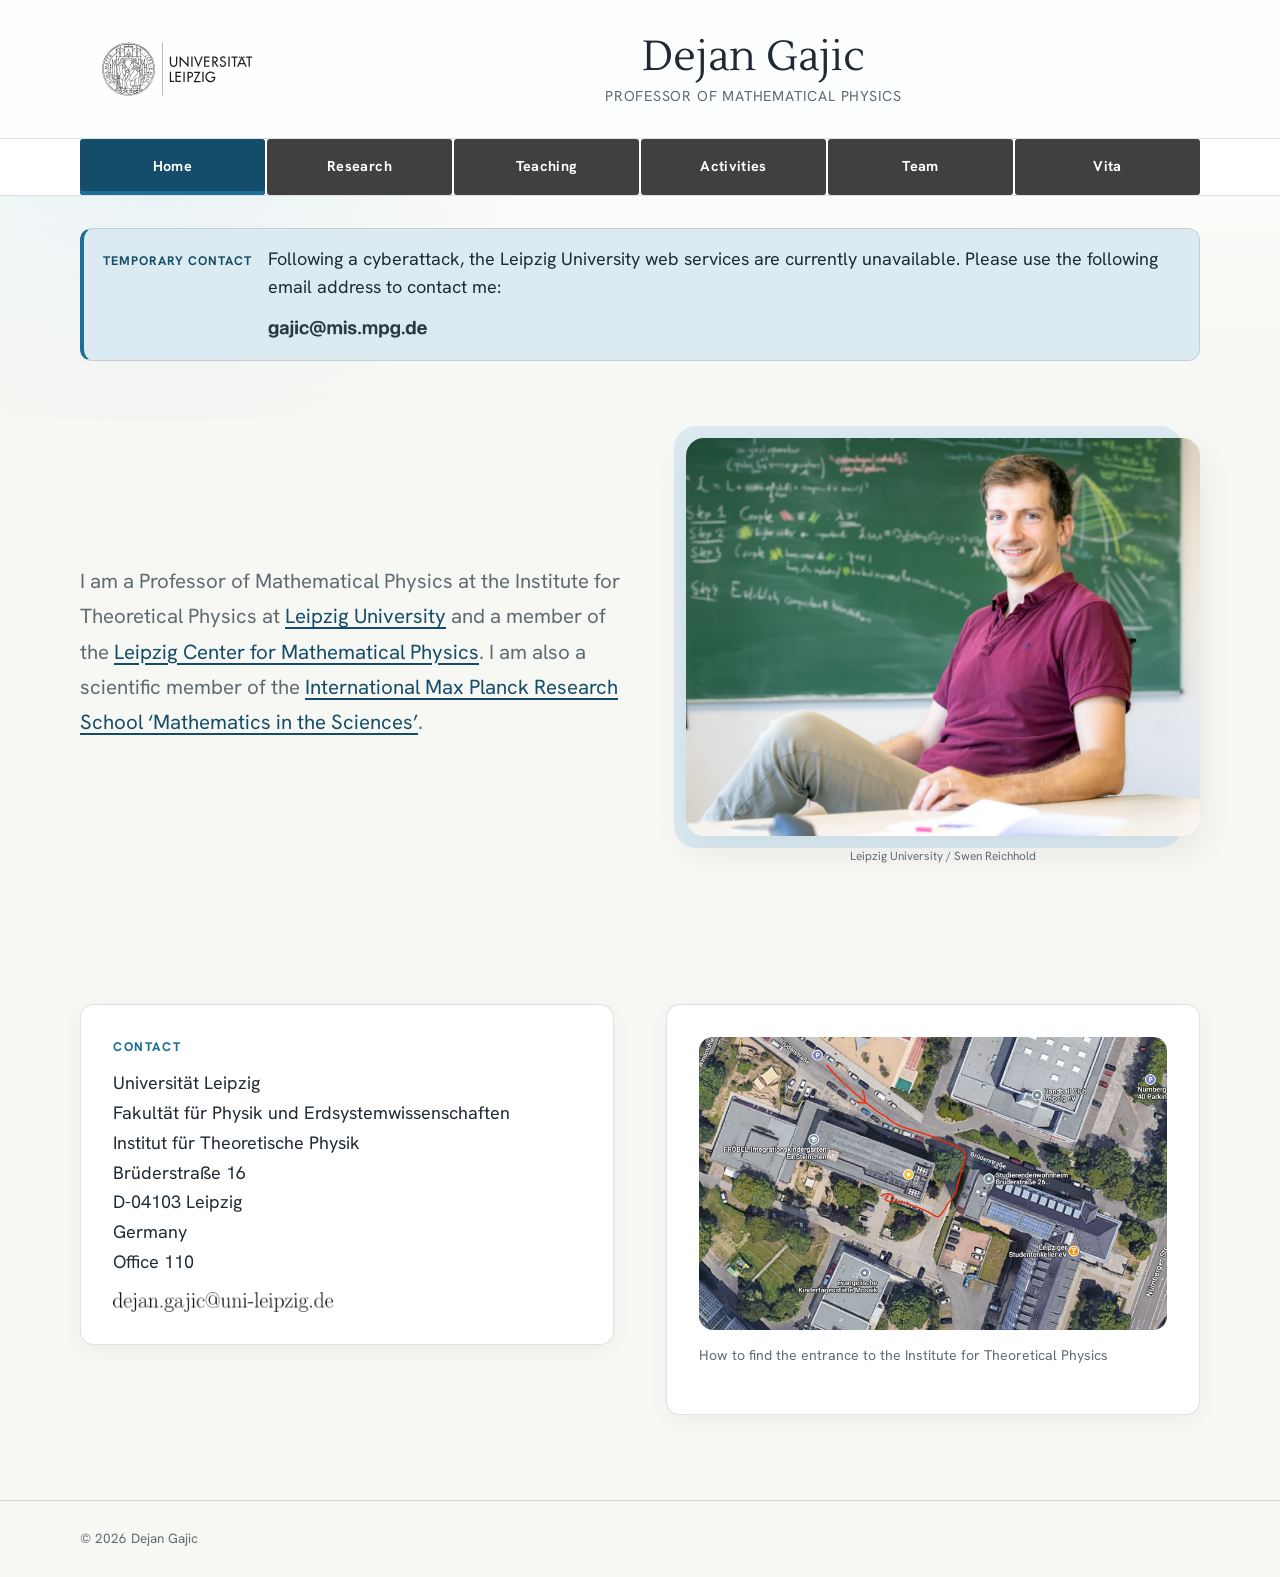
<file: index.html>
<!doctype html>
<html lang="en">
<head>
  <meta charset="utf-8">
  <meta name="viewport" content="width=device-width, initial-scale=1">
  <meta http-equiv="Cache-Control" content="no-cache, no-store, must-revalidate">
  <meta http-equiv="Pragma" content="no-cache">
  <meta http-equiv="Expires" content="0">
  <meta name="description" content="Academic website of Dejan Gajic, Professor of Mathematical Physics at Leipzig University.">
  <meta name="theme-color" content="#1d6f96">
  <title>Dejan Gajic · Mathematical Physics</title>
  <link rel="canonical" href="https://dgajicuni.github.io/">
  <script type="application/ld+json">
    {
      "@context": "https://schema.org",
      "@type": "ProfilePage",
      "mainEntity": {
        "@type": "Person",
        "name": "Dejan Gajic",
        "jobTitle": "Professor of Mathematical Physics",
        "description": "Professor of Mathematical Physics at Leipzig University, working in mathematical general relativity and partial differential equations.",
        "url": "https://dgajicuni.github.io/",
        "image": "https://dgajicuni.github.io/assets/portrait.jpg",
        "affiliation": {
          "@type": "CollegeOrUniversity",
          "name": "Leipzig University",
          "url": "https://www.uni-leipzig.de/en"
        }
      }
    }
  </script>
  <link rel="stylesheet" href="styles.css?v=3495bf86d728">
  <script defer src="data/content.js?v=a361497b3e1d"></script>
  <script defer src="app.js?v=8b232a251550"></script>
</head>
<body data-page="home">
  <a class="skip-link" href="#app">Skip to content</a>
  <header id="site-header"></header>
  <main id="app"></main>
  <footer id="site-footer"></footer>
</body>
</html>
</file>
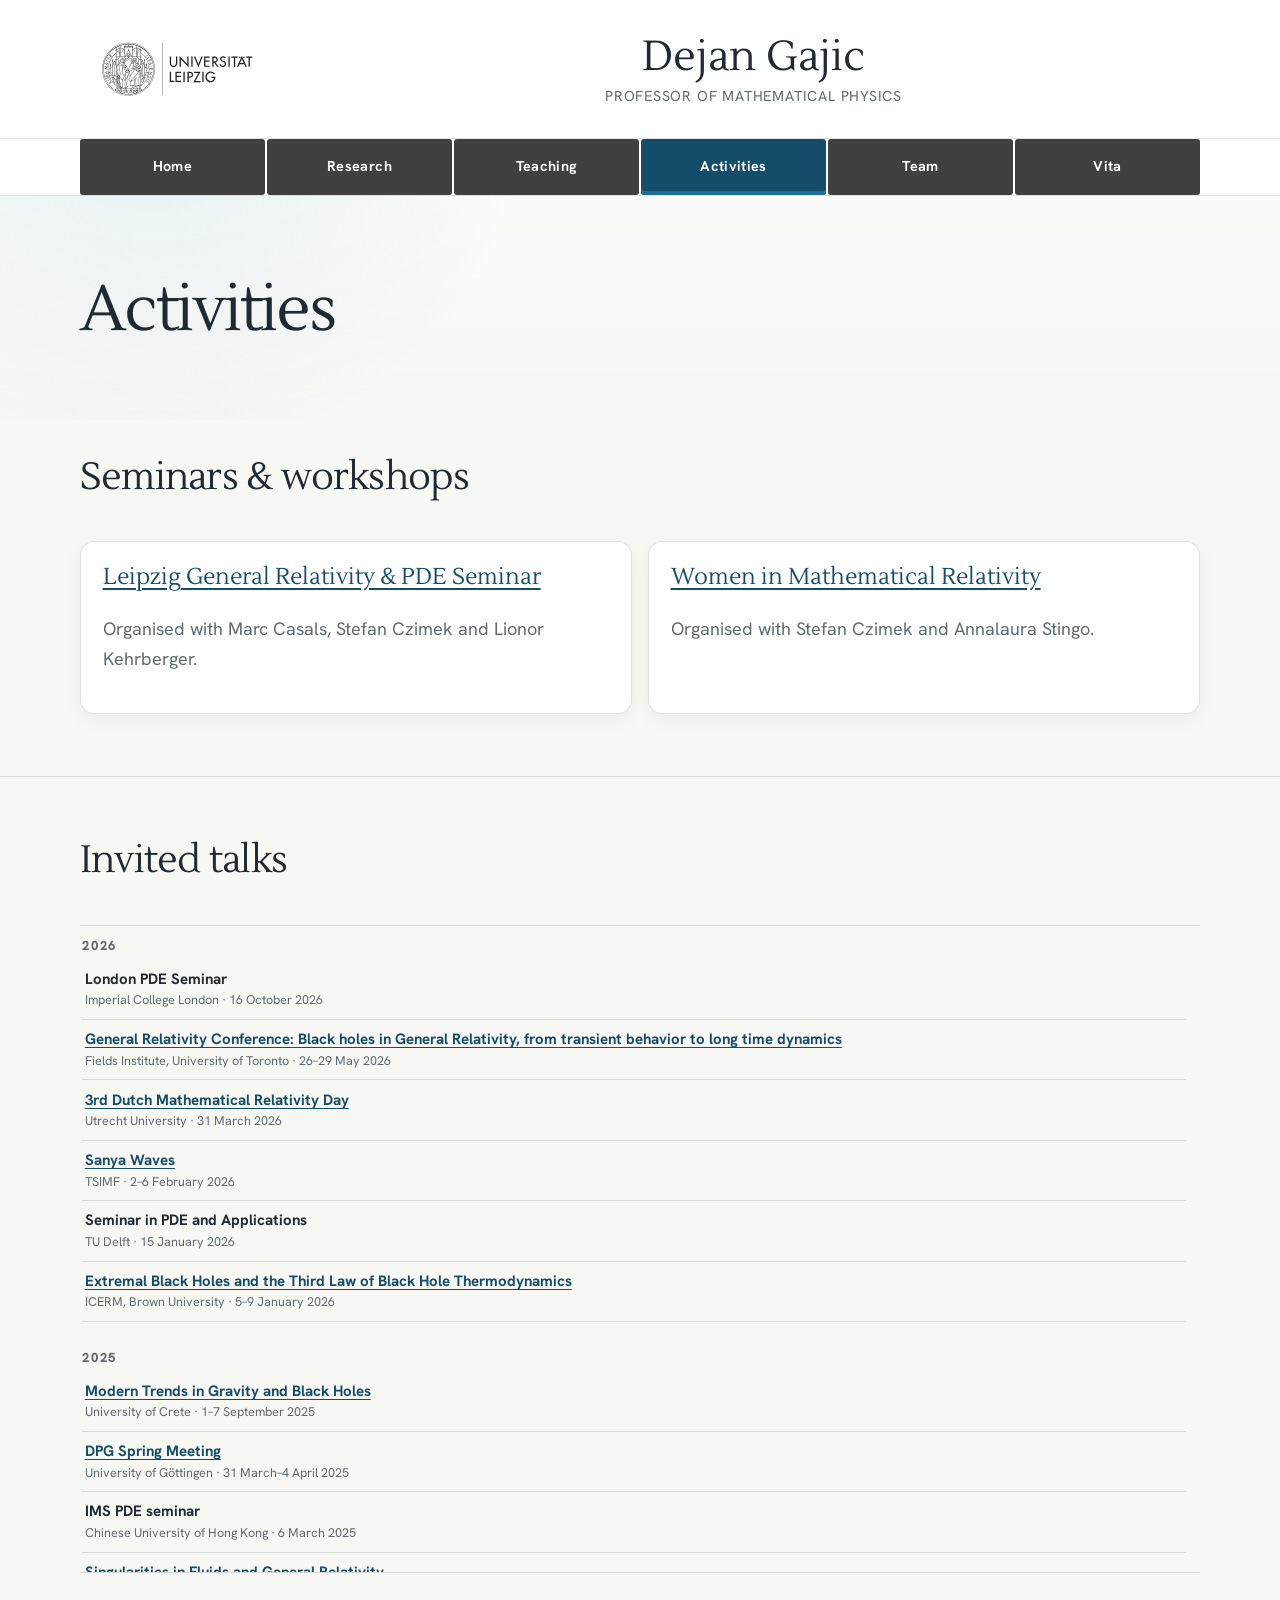
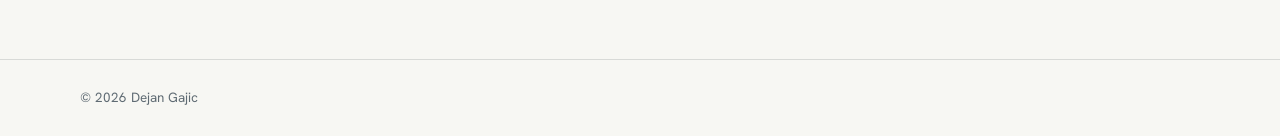
<file: activities.html>
<!doctype html>
<html lang="en">
<head>
  <meta charset="utf-8">
  <meta name="viewport" content="width=device-width, initial-scale=1">
  <meta http-equiv="Cache-Control" content="no-cache, no-store, must-revalidate">
  <meta http-equiv="Pragma" content="no-cache">
  <meta http-equiv="Expires" content="0">
  <meta name="description" content="Seminars, workshops and invited talks by Dejan Gajic.">
  <meta name="theme-color" content="#1d6f96">
  <title>Activities · Dejan Gajic</title>
  <link rel="canonical" href="https://dgajicuni.github.io/activities.html">
  <link rel="stylesheet" href="styles.css?v=3495bf86d728">
  <script defer src="data/content.js?v=a361497b3e1d"></script>
  <script defer src="app.js?v=8b232a251550"></script>
</head>
<body data-page="activities">
  <a class="skip-link" href="#app">Skip to content</a>
  <header id="site-header"></header>
  <main id="app"></main>
  <footer id="site-footer"></footer>
</body>
</html>
</file>
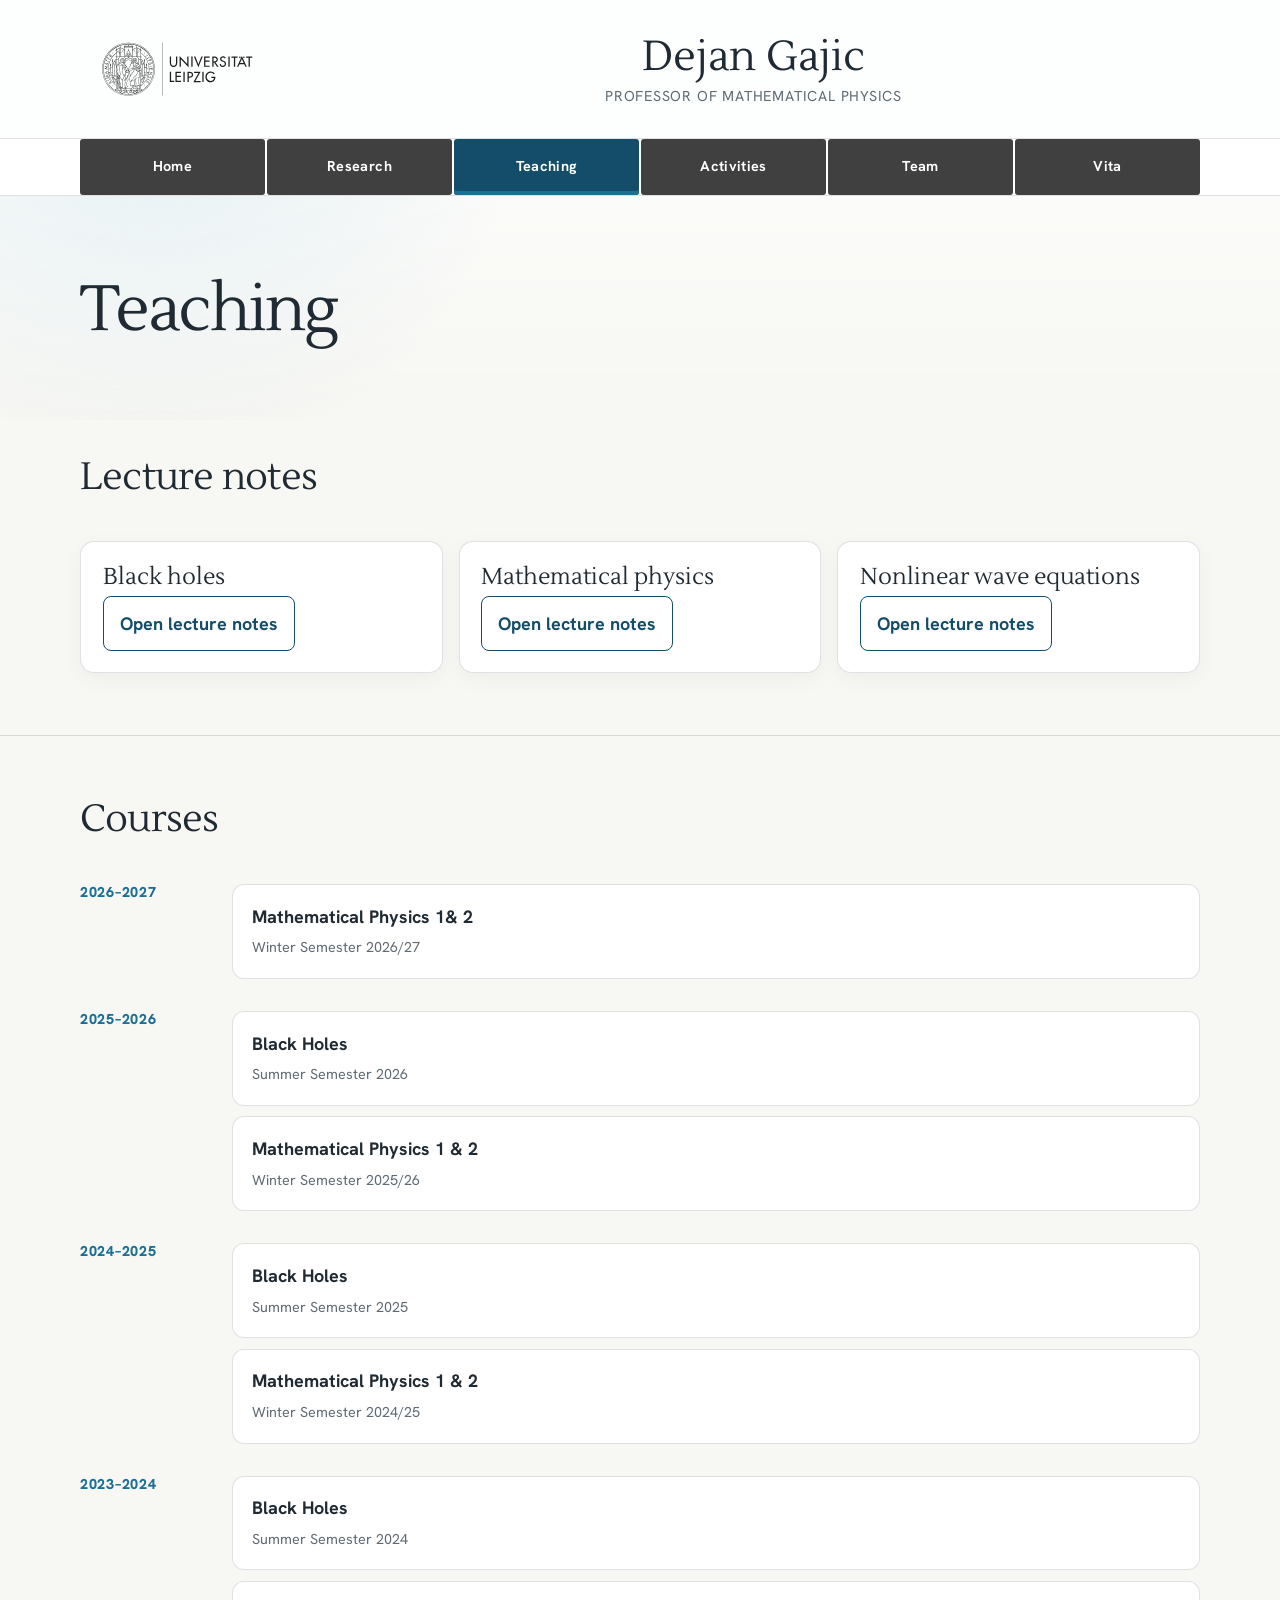
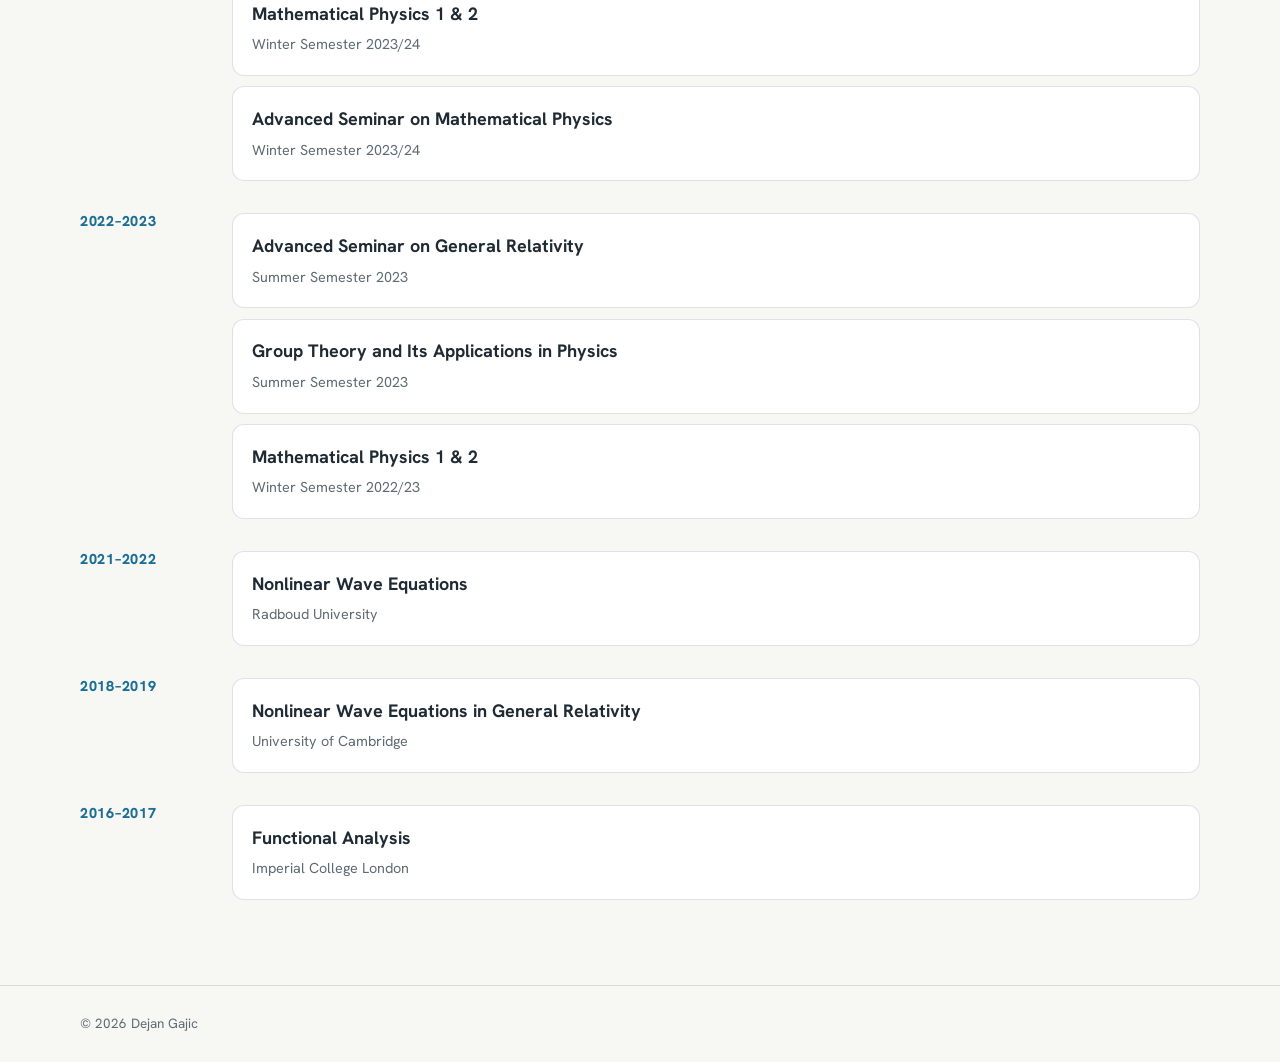
<file: teaching.html>
<!doctype html>
<html lang="en">
<head>
  <meta charset="utf-8">
  <meta name="viewport" content="width=device-width, initial-scale=1">
  <meta http-equiv="Cache-Control" content="no-cache, no-store, must-revalidate">
  <meta http-equiv="Pragma" content="no-cache">
  <meta http-equiv="Expires" content="0">
  <meta name="description" content="Courses and lecture notes by Dejan Gajic.">
  <meta name="theme-color" content="#1d6f96">
  <title>Teaching · Dejan Gajic</title>
  <link rel="canonical" href="https://dgajicuni.github.io/teaching.html">
  <link rel="stylesheet" href="styles.css?v=3495bf86d728">
  <script defer src="data/content.js?v=a361497b3e1d"></script>
  <script defer src="app.js?v=8b232a251550"></script>
</head>
<body data-page="teaching">
  <a class="skip-link" href="#app">Skip to content</a>
  <header id="site-header"></header>
  <main id="app"></main>
  <footer id="site-footer"></footer>
</body>
</html>
</file>
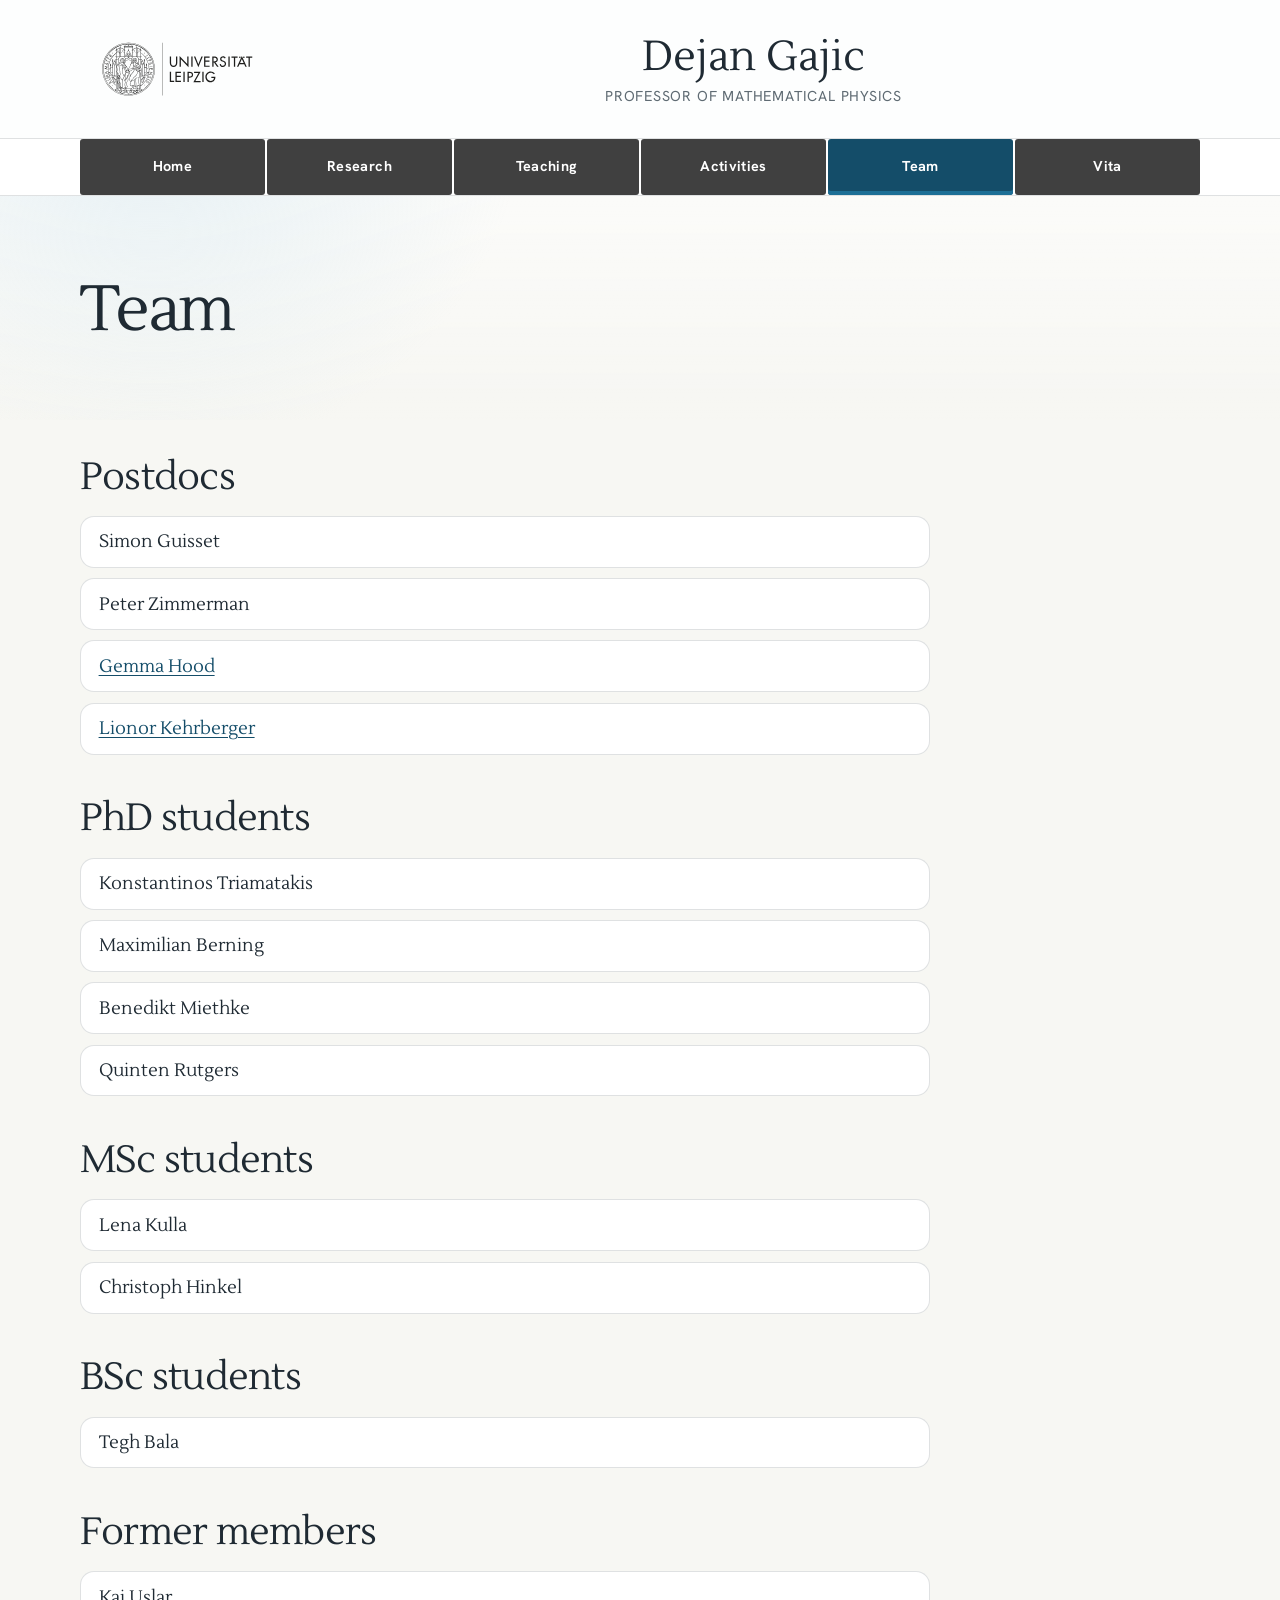
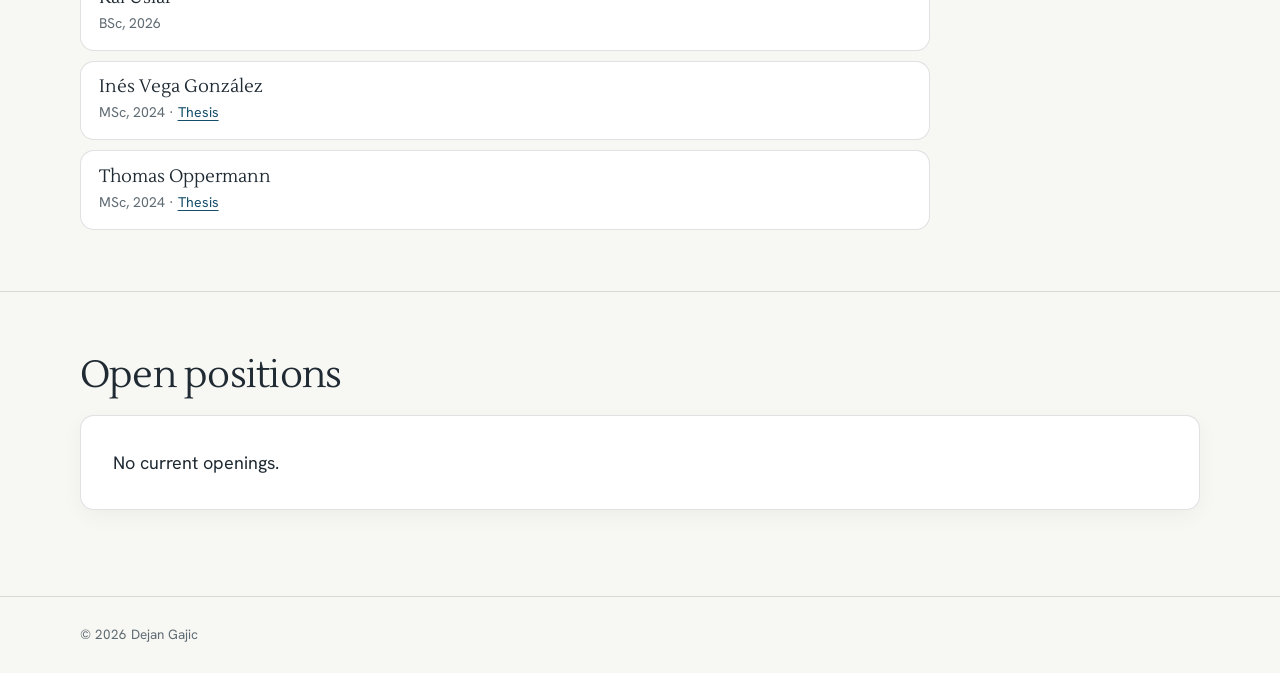
<file: team.html>
<!doctype html>
<html lang="en">
<head>
  <meta charset="utf-8">
  <meta name="viewport" content="width=device-width, initial-scale=1">
  <meta http-equiv="Cache-Control" content="no-cache, no-store, must-revalidate">
  <meta http-equiv="Pragma" content="no-cache">
  <meta http-equiv="Expires" content="0">
  <meta name="description" content="Research group of Dejan Gajic at Leipzig University.">
  <meta name="theme-color" content="#1d6f96">
  <title>Team · Dejan Gajic</title>
  <link rel="canonical" href="https://dgajicuni.github.io/team.html">
  <link rel="stylesheet" href="styles.css?v=3495bf86d728">
  <script defer src="data/content.js?v=a361497b3e1d"></script>
  <script defer src="app.js?v=8b232a251550"></script>
</head>
<body data-page="team">
  <a class="skip-link" href="#app">Skip to content</a>
  <header id="site-header"></header>
  <main id="app"></main>
  <footer id="site-footer"></footer>
</body>
</html>
</file>
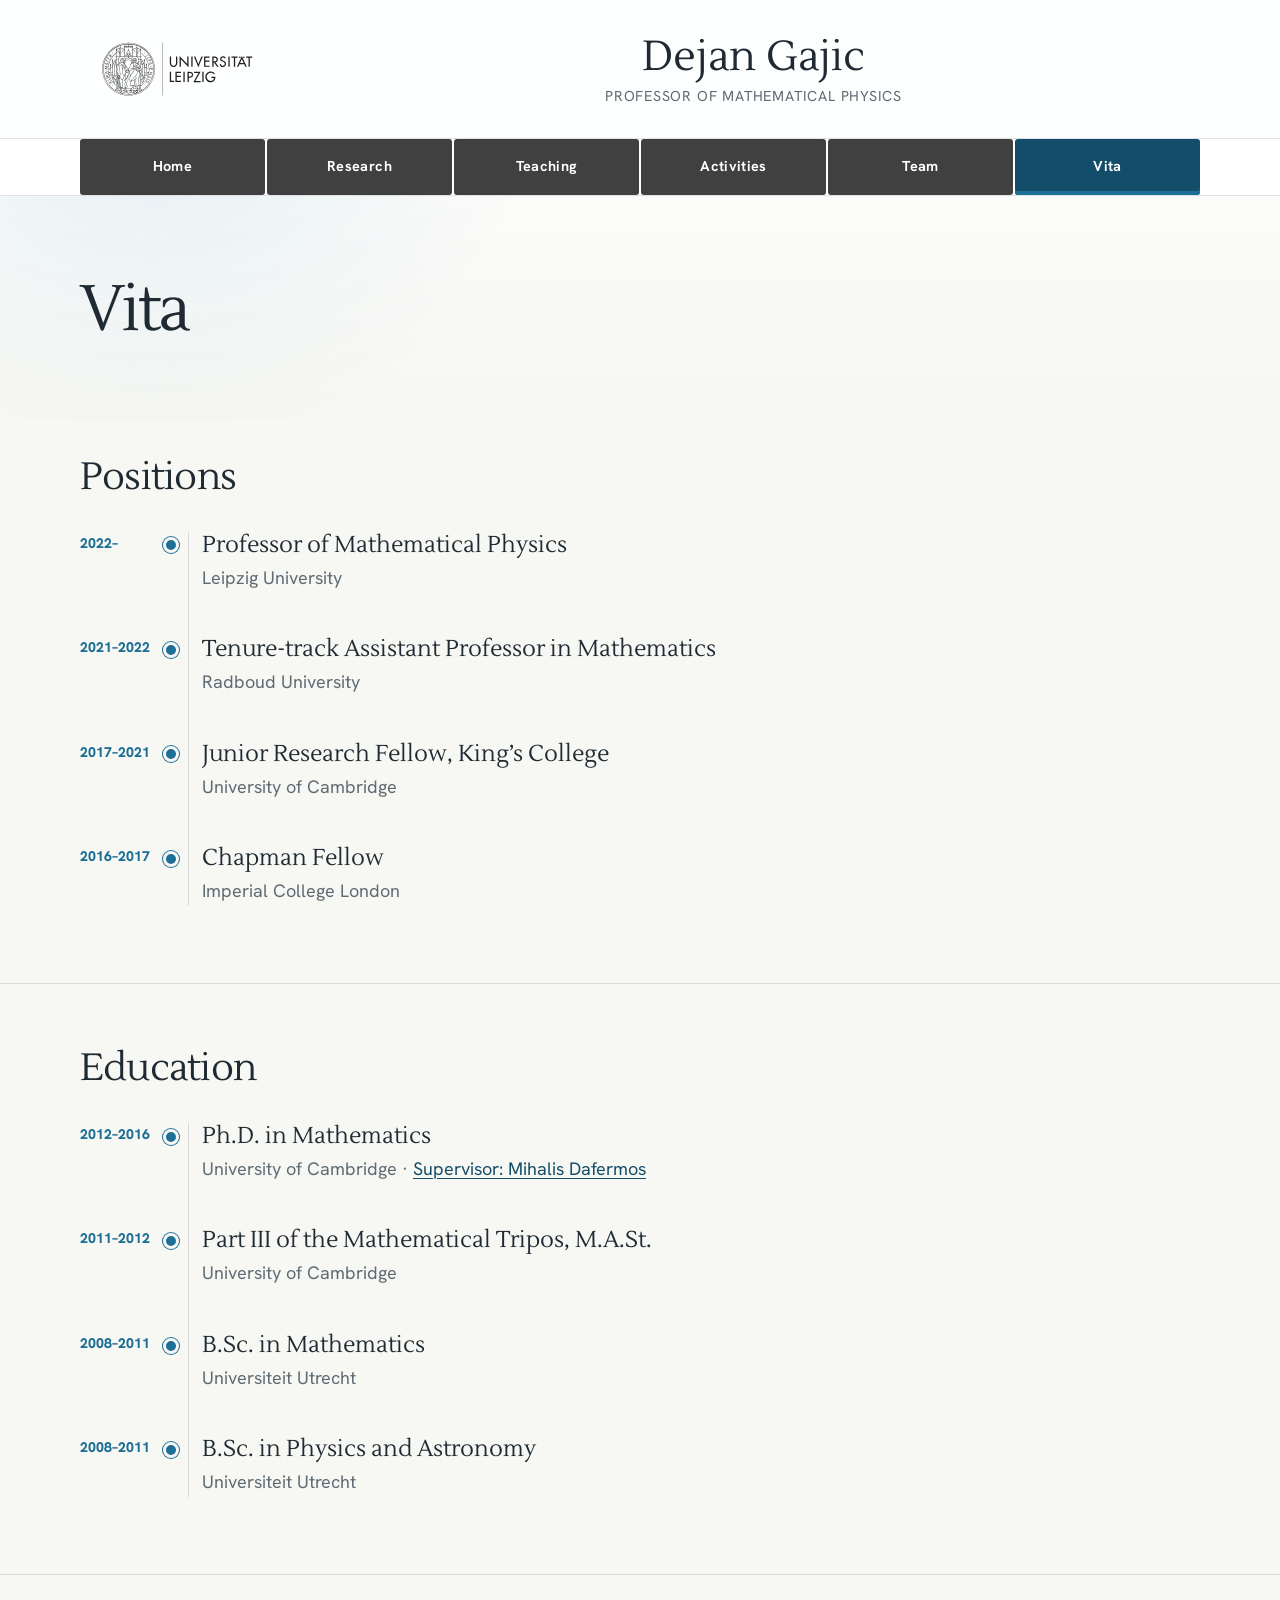
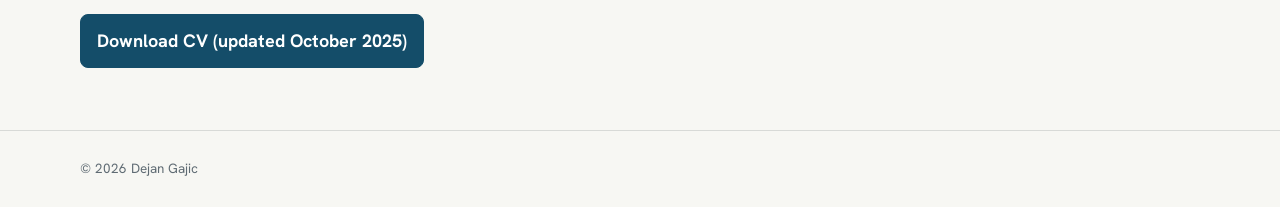
<file: vita.html>
<!doctype html>
<html lang="en">
<head>
  <meta charset="utf-8">
  <meta name="viewport" content="width=device-width, initial-scale=1">
  <meta http-equiv="Cache-Control" content="no-cache, no-store, must-revalidate">
  <meta http-equiv="Pragma" content="no-cache">
  <meta http-equiv="Expires" content="0">
  <meta name="description" content="Academic curriculum vitae of Dejan Gajic.">
  <meta name="theme-color" content="#1d6f96">
  <title>Vita · Dejan Gajic</title>
  <link rel="canonical" href="https://dgajicuni.github.io/vita.html">
  <link rel="stylesheet" href="styles.css?v=3495bf86d728">
  <script defer src="data/content.js?v=a361497b3e1d"></script>
  <script defer src="app.js?v=8b232a251550"></script>
</head>
<body data-page="vita">
  <a class="skip-link" href="#app">Skip to content</a>
  <header id="site-header"></header>
  <main id="app"></main>
  <footer id="site-footer"></footer>
</body>
</html>
</file>
<file: styles.css>
@font-face {
  font-family: "Hanken Grotesk";
  src: url("assets/HankenGrotesk.woff2") format("woff2");
  font-display: swap;
}

@font-face {
  font-family: "Lustria";
  src: url("assets/Lustria-Regular.woff2") format("woff2");
  font-display: swap;
}

:root {
  --accent: #1d6f96;
  --accent-dark: #144d69;
  --background: #f7f7f3;
  --surface: #fff;
  --text: #1f2a33;
  --muted: #5f6b73;
  --highlight: #dcebf2;
  --nav-background: #404040;
  --border: #d9dee1;
  --border: color-mix(in srgb, var(--text) 14%, transparent);
  --shadow: 0 14px 36px rgb(31 42 51 / 8%);
  --content: 1120px;
  --reading: 740px;
  --radius: 14px;
}

* { box-sizing: border-box; }

html {
  scroll-behavior: smooth;
  scroll-padding-top: 7rem;
}

body {
  margin: 0;
  background: var(--background);
  color: var(--text);
  font-family: "Hanken Grotesk", ui-sans-serif, system-ui, sans-serif;
  font-size: 18px;
  line-height: 1.65;
  text-rendering: optimizeLegibility;
}

body::before {
  position: fixed;
  z-index: -1;
  inset: 0 0 auto;
  height: 420px;
  background:
    radial-gradient(circle at 12% 20%, color-mix(in srgb, var(--highlight) 72%, transparent), transparent 32%),
    linear-gradient(180deg, var(--surface), transparent);
  content: "";
  pointer-events: none;
}

img { display: block; max-width: 100%; }

a {
  color: var(--accent-dark);
  text-decoration-thickness: .08em;
  text-underline-offset: .18em;
}

a:hover { color: var(--accent); }

button, input, textarea, select { font: inherit; }

button, a { -webkit-tap-highlight-color: transparent; }

:focus-visible {
  outline: 3px solid #7aaac0;
  outline: 3px solid color-mix(in srgb, var(--accent) 58%, white);
  outline-offset: 4px;
}

.skip-link {
  position: fixed;
  z-index: 1000;
  top: .75rem;
  left: .75rem;
  padding: .65rem 1rem;
  transform: translateY(calc(-100% - 1.5rem));
  opacity: 0;
  pointer-events: none;
  border-radius: 999px;
  background: var(--text);
  color: white;
}

.skip-link:focus-visible {
  transform: none;
  opacity: 1;
  pointer-events: auto;
}

.site-header {
  position: relative;
  z-index: 50;
  border-bottom: 1px solid var(--border);
  background: var(--surface);
}

.brand-banner {
  background: var(--surface);
  background: color-mix(in srgb, var(--surface) 94%, var(--highlight));
}
.brand-banner-inner {
  display: flex;
  align-items: center;
  justify-content: space-between;
  width: min(calc(100% - 2rem), var(--content));
  min-height: 138px;
  margin: auto;
  gap: 2rem;
}

.brand-cluster { display: flex; align-items: center; width: 100%; min-width: 0; flex: 1; gap: 2rem; }
.university-logo { display: block; flex: 0 0 auto; width: 195px; color: inherit; }
.university-logo img { width: 100%; height: auto; }
.identity { display: flex; min-width: 0; flex: 1; flex-direction: column; align-items: center; line-height: 1.15; text-align: center; text-decoration: none; }
.identity strong { color: var(--text); font-family: "Lustria", Georgia, serif; font-size: clamp(2rem, 3.3vw, 2.75rem); font-weight: 400; }
.identity span { margin-top: .42rem; color: var(--muted); font-size: .9rem; letter-spacing: .055em; text-transform: uppercase; }

.nav-toggle {
  display: none;
  flex: 0 0 auto;
  padding: .55rem .8rem;
  border: 1px solid var(--border);
  border-radius: 10px;
  background: var(--surface);
  color: var(--text);
}

.nav-band { border-top: 1px solid var(--border); background: var(--surface); }
.site-nav { display: grid; align-items: stretch; width: min(calc(100% - 2rem), var(--content)); min-height: 56px; margin: auto; grid-template-columns: repeat(6, minmax(0, 1fr)); gap: 2px; }
.site-nav a { display: flex; align-items: center; justify-content: center; padding: .58rem .5rem; border-radius: 3px; background: var(--nav-background); color: white; font-size: .9rem; font-weight: 680; letter-spacing: .025em; text-align: center; text-decoration: none; }
.site-nav a:hover {
  background: var(--accent-dark);
  background: color-mix(in srgb, var(--nav-background) 82%, var(--accent));
  color: white;
}
.site-nav a[aria-current="page"] { background: var(--accent-dark); color: white; box-shadow: inset 0 -4px 0 var(--accent); }

main { min-height: 70vh; }

.shell {
  width: min(calc(100% - 2rem), var(--content));
  margin-inline: auto;
}

.page-hero { padding: clamp(3.2rem, 6vw, 5.25rem) 0 clamp(2rem, 3.5vw, 3rem); }
.page-hero.compact { padding-bottom: 2rem; }
.eyebrow { margin: 0 0 .65rem; color: var(--accent); font-size: .78rem; font-weight: 760; letter-spacing: .13em; text-transform: uppercase; }
h1, h2, h3 { color: var(--text); font-family: "Lustria", Georgia, serif; font-weight: 400; line-height: 1.18; }
h1 { max-width: 1040px; margin: 0; font-size: clamp(2.55rem, 5vw, 4.25rem); letter-spacing: -.035em; }
h2 { margin: 0 0 1rem; font-size: clamp(1.7rem, 3vw, 2.45rem); letter-spacing: -.02em; }
h3 { margin: 0 0 .35rem; font-size: clamp(1.16rem, 2vw, 1.42rem); }
.lede { max-width: var(--reading); margin: 1.35rem 0 0; color: var(--muted); font-size: clamp(1.08rem, 1.8vw, 1.28rem); line-height: 1.72; }
.muted { color: var(--muted); }
.small { font-size: .88rem; }
.section { padding: clamp(2.4rem, 4.8vw, 4rem) 0; }
.section + .section { border-top: 1px solid var(--border); }
.section-heading { display: flex; align-items: end; justify-content: space-between; margin-bottom: 1.6rem; gap: 1rem; }
.section-heading p { max-width: 560px; margin: 0; color: var(--muted); }

.button, .text-button {
  display: inline-flex;
  align-items: center;
  justify-content: center;
  min-height: 44px;
  padding: .7rem 1rem;
  border: 1px solid var(--accent-dark);
  border-radius: 8px;
  background: var(--accent-dark);
  color: white;
  font-weight: 700;
  text-decoration: none;
  cursor: pointer;
}
.button:hover, .text-button:hover { background: var(--accent); color: white; }
.button.secondary { background: transparent; color: var(--accent-dark); }
.button.secondary:hover { background: var(--highlight); }
.button-row { display: flex; flex-wrap: wrap; margin-top: 1.5rem; gap: .7rem; }

.home-notice {
  margin-top: clamp(1.25rem, 3vw, 2rem);
  padding: 1rem 1.2rem;
  border: 1px solid var(--border);
  border-left: 4px solid var(--accent);
  border-radius: 12px;
  background: var(--highlight);
}
.home-notice p { display: grid; grid-template-columns: auto minmax(0, 1fr); align-items: baseline; margin: 0; line-height: 1.55; gap: .35rem 1rem; }
.home-notice strong { color: var(--accent-dark); font-size: .78rem; letter-spacing: .08em; text-transform: uppercase; white-space: nowrap; }
.temporary-email-image { display: block; width: min(100%, 310px); height: auto; margin-top: .55rem; }

.home-hero {
  display: grid;
  grid-template-columns: minmax(0, 1fr) minmax(460px, .95fr);
  align-items: center;
  padding: clamp(3.5rem, 6vw, 5.5rem) 0;
  gap: clamp(2rem, 5vw, 4rem);
}
.home-copy { min-width: 0; }
.home-copy h1 { max-width: 800px; }
.home-copy .role { margin: .55rem 0 1.25rem; color: var(--accent); font-size: clamp(1rem, 2vw, 1.3rem); font-weight: 700; }
.home-intro { margin-top: 0; }
.portrait-wrap { position: relative; width: 100%; max-width: 520px; margin: 0; justify-self: end; }
.portrait-wrap::before { position: absolute; inset: -12px 18px 18px -12px; z-index: -1; border-radius: 22px; background: var(--highlight); content: ""; }
.portrait { width: 100%; aspect-ratio: 1080 / 836; border-radius: 18px; box-shadow: var(--shadow); object-fit: contain; object-position: center; }
.photo-credit { margin: .65rem 0 0; color: var(--muted); font-size: .74rem; text-align: center; }
.home-grid { display: grid; grid-template-columns: 1fr 1fr; align-items: start; gap: clamp(1.4rem, 4vw, 3.5rem); }
.info-card, .card {
  border: 1px solid var(--border);
  border-radius: var(--radius);
  background: var(--surface);
  box-shadow: 0 6px 22px rgb(31 42 51 / 4.5%);
}
.info-card { padding: clamp(1.3rem, 3vw, 2rem); }
.address { margin: 0; font-style: normal; }
.email-image { width: min(100%, 220px); margin-top: 1rem; }
.entrance-image { width: 100%; aspect-ratio: 16 / 10; border-radius: 14px; object-fit: cover; }
.link-list { display: flex; flex-wrap: wrap; margin: 1.4rem 0 0; padding: 0; gap: .55rem; list-style: none; }
.link-list a { display: block; padding: .45rem .72rem; border: 1px solid var(--border); border-radius: 999px; background: var(--surface); font-size: .86rem; font-weight: 650; text-decoration: none; }

.funding-card { display: grid; grid-template-columns: 1fr auto; align-items: center; padding: clamp(1.2rem, 3vw, 2rem); gap: 2rem; }
.funding-card img { width: 210px; max-height: 135px; object-fit: contain; }

.paper-list { display: grid; gap: .9rem; }
.paper-card {
  display: grid;
  grid-template-columns: 62px 1fr auto;
  width: 100%;
  padding: clamp(1.1rem, 3vw, 1.55rem);
  border: 1px solid var(--border);
  border-radius: 12px;
  background: var(--surface);
  color: inherit;
  text-align: left;
  cursor: pointer;
  gap: 1rem;
  transition: border-color .18s ease, box-shadow .18s ease, transform .18s ease;
}
.paper-card:hover {
  transform: translateY(-2px);
  border-color: var(--accent);
  border-color: color-mix(in srgb, var(--accent) 45%, transparent);
  box-shadow: var(--shadow);
}
.paper-number { color: var(--accent); font-size: .9rem; font-weight: 800; }
.paper-card h3 { max-width: 820px; }
.paper-authors { margin: .45rem 0 0; color: var(--muted); font-size: .9rem; }
.paper-reference { display: block; margin-top: .42rem; color: var(--accent-dark); font-size: .84rem; font-weight: 650; }
.paper-reference.preprint { color: var(--muted); font-weight: 600; }
.paper-action { align-self: center; color: var(--accent-dark); font-size: .78rem; font-weight: 800; letter-spacing: .04em; text-transform: uppercase; }
.report-card { grid-template-columns: minmax(145px, 170px) minmax(0, 1fr); cursor: default; }
.report-label { align-self: start; line-height: 1.35; }
.year-heading { margin: 2.6rem 0 .85rem; color: var(--muted); font-family: inherit; font-size: .82rem; font-weight: 800; letter-spacing: .12em; text-transform: uppercase; }

.note-grid, .feature-grid { display: grid; grid-template-columns: repeat(3, 1fr); gap: 1rem; }
.feature-grid { grid-template-columns: repeat(2, 1fr); }
.people-grid { display: grid; max-width: 850px; grid-template-columns: 1fr; gap: .65rem; }
.note-card, .feature-card { display: flex; flex-direction: column; align-items: flex-start; padding: 1.35rem; }
.note-card .button { margin-top: auto; }
.course-years { display: grid; gap: 2rem; }
.course-year { display: grid; grid-template-columns: 130px 1fr; gap: 1.35rem; }
.course-year > h3 { color: var(--accent); font-family: inherit; font-size: .9rem; font-weight: 800; letter-spacing: .05em; }
.course-list { display: grid; gap: .65rem; }
.course { display: flex; justify-content: space-between; padding: 1.05rem 1.2rem; border: 1px solid var(--border); border-radius: 12px; background: var(--surface); gap: 1rem; }
.course strong { display: block; }
.course span { color: var(--muted); font-size: .9rem; }
.course-links { display: flex; align-items: start; flex-wrap: wrap; justify-content: flex-end; gap: .35rem; }
.course-links a { white-space: nowrap; }

.feature-card p { flex: 1; color: var(--muted); }
.talk-archive-scroll { overflow-y: auto; max-height: min(72vh, 760px); padding: 0 .85rem 0 .15rem; border-block: 1px solid var(--border); scrollbar-color: var(--accent) transparent; }
.talk-archive-scroll:focus {
  outline: 3px solid var(--highlight);
  outline: 3px solid color-mix(in srgb, var(--accent) 18%, transparent);
  outline-offset: 4px;
}
.talk-groups { display: grid; gap: 1rem; }
.activity-year .year-heading { position: sticky; z-index: 2; top: 0; margin: 0; padding: .72rem 0 .4rem; background: var(--background); }
.talk-list { display: grid; grid-template-columns: 1fr; gap: 0; }
.activity-item { padding: .58rem .15rem .62rem; border-bottom: 1px solid var(--border); }
.activity-item h3 { margin: 0; font-family: inherit; font-size: .94rem; font-weight: 700; line-height: 1.35; }
.activity-item p { margin: .14rem 0 0; color: var(--muted); font-size: .79rem; line-height: 1.4; }

.people-section + .people-section { margin-top: 2.6rem; }
.person { padding: .9rem 1.1rem; box-shadow: none; }
.person h3 { margin: 0; font-size: 1.12rem; }
.person p { margin: .25rem 0 0; color: var(--muted); font-size: .88rem; }

.timeline { position: relative; display: grid; max-width: 850px; gap: .75rem; }
.timeline::before { position: absolute; top: 1rem; bottom: 1rem; left: 108px; width: 1px; background: var(--border); content: ""; }
.timeline-item { display: grid; grid-template-columns: 90px 1fr; padding: 1rem 0; gap: 2rem; }
.timeline-item .years { color: var(--accent); font-size: .88rem; font-weight: 800; }
.timeline-item .timeline-copy { position: relative; }
.timeline-item .timeline-copy::before { position: absolute; top: .35rem; left: -2.42rem; width: 10px; height: 10px; border: 3px solid var(--background); border-radius: 50%; background: var(--accent); box-shadow: 0 0 0 1px var(--accent); content: ""; }
.timeline-item h3 { margin: 0; }
.timeline-item p { margin: .25rem 0 0; color: var(--muted); }

.seminar-meta { display: grid; grid-template-columns: repeat(3, 1fr); gap: .8rem; }
.seminar-meta .info-card { padding: 1rem 1.1rem; }
.seminar-meta strong { display: block; color: var(--accent); font-size: .72rem; letter-spacing: .1em; text-transform: uppercase; }
.mailing-callout { display: flex; align-items: center; justify-content: space-between; margin-top: 1rem; padding: clamp(1.25rem, 3vw, 2rem); gap: 1.5rem; }
.mailing-callout h2 { margin-bottom: .3rem; font-size: clamp(1.45rem, 2.6vw, 2rem); }
.mailing-callout p { margin: 0; }
.mailing-callout .button { flex: 0 0 auto; }
.calendar-frame { overflow: hidden; border: 1px solid var(--border); border-radius: var(--radius); background: var(--surface); box-shadow: var(--shadow); }
.calendar-frame iframe { display: block; width: 100%; height: min(72vh, 720px); border: 0; }
.calendar-fallback { padding: 1rem; text-align: center; }
.talk-card { display: grid; grid-template-columns: 110px 1fr auto; width: 100%; padding: 1.25rem; border: 1px solid var(--border); border-radius: 14px; background: var(--surface); color: inherit; text-align: left; gap: 1rem; }
button.talk-card { cursor: pointer; transition: transform .18s ease, box-shadow .18s ease; }
button.talk-card:hover { transform: translateY(-2px); box-shadow: var(--shadow); }
.talk-date { color: var(--accent); font-size: .86rem; font-weight: 800; }
.talk-card h3 { font-size: 1.12rem; }
.talk-card p { margin: .25rem 0 0; color: var(--muted); font-size: .88rem; }
.abstract-label { align-self: center; color: var(--accent-dark); font-size: .76rem; font-weight: 800; letter-spacing: .04em; text-transform: uppercase; }
.archive-list { columns: 2; column-gap: 2rem; margin: 0; padding-left: 1.2rem; }
.archive-list li { margin-bottom: .65rem; break-inside: avoid; }

.detail-dialog {
  width: min(calc(100% - 2rem), 760px);
  max-height: min(86vh, 900px);
  padding: 0;
  border: 0;
  border-radius: var(--radius);
  background: var(--surface);
  color: var(--text);
  box-shadow: 0 35px 90px rgb(20 33 44 / 28%);
}
.detail-dialog::backdrop { background: rgb(21 32 40 / 55%); backdrop-filter: blur(4px); }
.detail-dialog.dialog-fallback { position: fixed; z-index: 1000; top: 5vh; left: 50%; overflow: auto; transform: translateX(-50%); }
.dialog-inner { position: relative; padding: clamp(1.4rem, 5vw, 2.6rem); }
.dialog-close { position: absolute; top: 1rem; right: 1rem; display: grid; width: 42px; height: 42px; padding: 0; place-items: center; border: 1px solid var(--border); border-radius: 50%; background: var(--background); color: var(--text); cursor: pointer; }
.dialog-kicker { margin: 0 3rem .7rem 0; color: var(--accent); font-size: .76rem; font-weight: 800; letter-spacing: .1em; text-transform: uppercase; }
.dialog-inner h2 { padding-right: 2rem; font-size: clamp(1.55rem, 4vw, 2.35rem); }
.dialog-byline { color: var(--muted); }
.dialog-journal { display: grid; margin-top: 1.2rem; padding: 1rem 1.1rem; border-left: 4px solid var(--accent); border-radius: 0 10px 10px 0; background: var(--highlight); gap: .15rem; }
.dialog-journal strong { color: var(--accent-dark); font-size: .75rem; letter-spacing: .08em; text-transform: uppercase; }
.dialog-journal small { margin-top: .2rem; color: var(--muted); }
.dialog-abstract { margin-top: 1.4rem; white-space: pre-line; }
.dialog-abstract mjx-container { max-width: 100%; overflow-x: auto; overflow-y: hidden; }
.dialog-abstract mjx-container[display="true"] { margin-block: 1rem; }
.dialog-links { display: flex; flex-wrap: wrap; margin-top: 1.6rem; gap: .55rem; }

.vita-download { padding-block: 2.4rem; }
.vita-download .button-row { margin-top: 0; }
.site-footer { margin-top: 1.5rem; border-top: 1px solid var(--border); }
.footer-inner { display: flex; align-items: center; width: min(calc(100% - 2rem), var(--content)); min-height: 76px; margin: auto; color: var(--muted); font-size: .84rem; }
.footer-inner p { margin: 0; }

.empty-state { padding: 1.2rem; border: 1px dashed var(--border); border-radius: 12px; color: var(--muted); }

@media (max-width: 900px) {
  body { font-size: 17px; }
  .brand-banner-inner { min-height: 116px; }
  .university-logo { width: 175px; }
  .home-hero { grid-template-columns: minmax(0, 1fr); }
  .portrait-wrap { width: min(88vw, 540px); max-width: 540px; grid-row: 1; justify-self: center; }
  .home-grid, .note-grid, .feature-grid { grid-template-columns: 1fr 1fr; }
  .seminar-meta { grid-template-columns: 1fr 1fr; }
}

@media (max-width: 720px) {
  .brand-banner-inner { min-height: 104px; gap: 1rem; }
  .brand-cluster { gap: 1rem; }
  .university-logo { width: 135px; }
  .identity { align-items: flex-start; text-align: left; }
  .identity strong { font-size: 1.55rem; }
  .identity span { margin-top: .28rem; font-size: .7rem; }
  .nav-toggle { display: block; }
  .site-nav { display: none; width: min(calc(100% - 2rem), var(--content)); min-height: 0; padding: .7rem 0 .85rem; gap: 4px; }
  .site-nav.open { display: grid; grid-template-columns: 1fr; }
  .site-nav a { padding: .68rem .8rem; }
}

@media (max-width: 640px) {
  .brand-banner-inner { min-height: 96px; gap: .65rem; }
  .brand-cluster { gap: .7rem; }
  .university-logo { width: 98px; }
  .identity strong { font-size: 1.15rem; }
  .identity span { max-width: 160px; font-size: .59rem; line-height: 1.3; }
  .nav-toggle { padding: .48rem .65rem; font-size: .86rem; }
  .page-hero { padding-top: 3rem; }
  .home-notice p { grid-template-columns: 1fr; }
  .section-heading { display: block; }
  .home-grid, .note-grid, .feature-grid, .talk-list, .seminar-meta { grid-template-columns: 1fr; }
  .funding-card { grid-template-columns: 1fr; }
  .paper-card { grid-template-columns: 42px 1fr; }
  .report-card { grid-template-columns: 1fr; gap: .45rem; }
  .paper-action { grid-column: 2; align-self: auto; }
  .course-year { grid-template-columns: 1fr; gap: .55rem; }
  .course { display: block; }
  .course-links { justify-content: flex-start; margin-top: .75rem; }
  .timeline::before { left: 5px; }
  .timeline-item { grid-template-columns: 1fr; padding-left: 1.7rem; gap: .2rem; }
  .timeline-item .timeline-copy::before { top: -1.65rem; left: -1.94rem; }
  .talk-card { grid-template-columns: 1fr; }
  .archive-list { columns: 1; }
  .mailing-callout { align-items: flex-start; flex-direction: column; }
  .footer-inner { align-items: flex-start; flex-direction: column; justify-content: center; }
}

@media (prefers-reduced-motion: reduce) {
  html { scroll-behavior: auto; }
  *, *::before, *::after { scroll-behavior: auto !important; transition: none !important; }
}

@media print {
  .site-header, .site-footer, .button-row, .paper-action, .abstract-label { display: none !important; }
  body { background: white; font-size: 11pt; }
  body::before { display: none; }
  .section { padding: 1rem 0; }
  .card, .paper-card, .info-card { box-shadow: none; }
}
</file>
